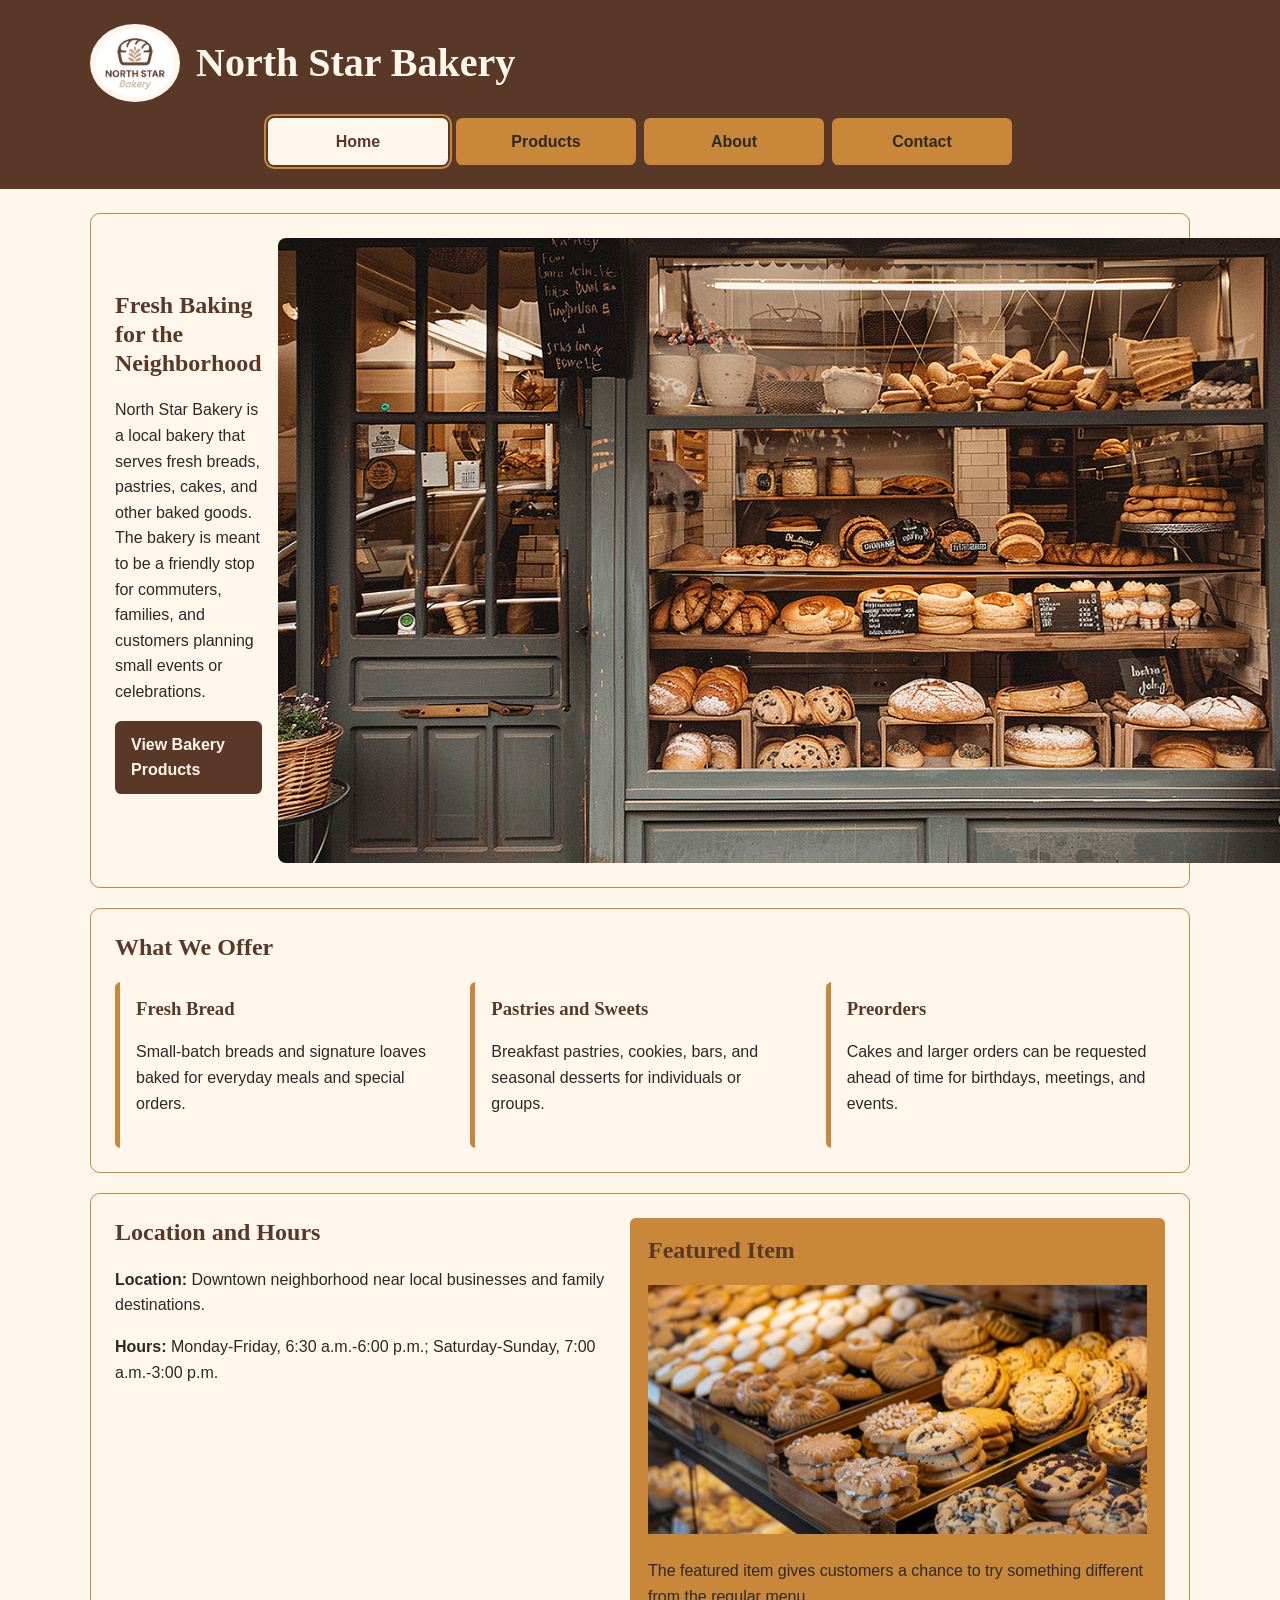
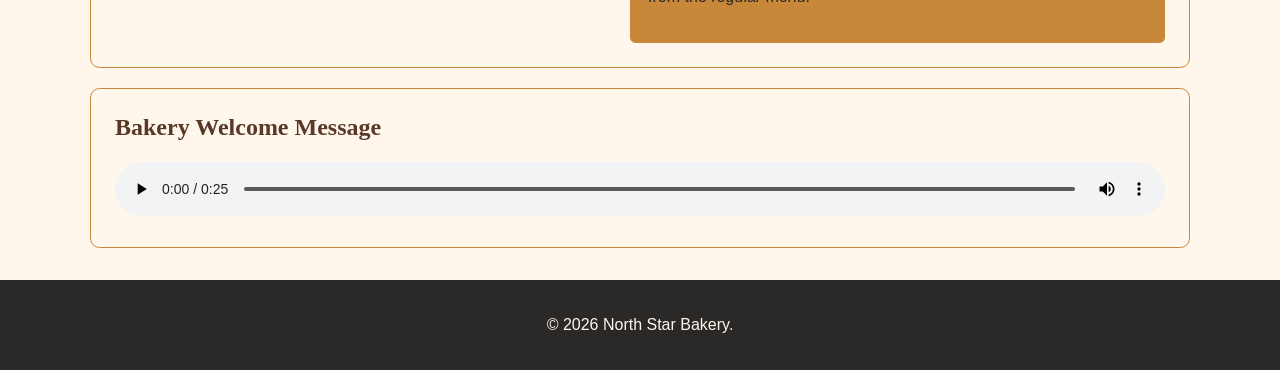
<file: index.html>
<!DOCTYPE html>
<html lang="en">
<head>
  <meta charset="UTF-8">
  <meta name="viewport" content="width=device-width, initial-scale=1.0">
  <title>North Star Bakery | Home</title>
  <link rel="stylesheet" href="styles.css">
  <script src="script.js" defer></script>
</head>
<body>
  <header>
    <div class="brand-row">
      <img src="bakery-logo_c.png" alt="North Star Bakery logo">
      <h1>North Star Bakery</h1>
    </div>
    <nav aria-label="Main navigation">
      <ul>
        <li><a href="index.html" aria-current="page">Home</a></li>
        <li><a href="products.html">Products</a></li>
        <li><a href="about.html">About</a></li>
        <li><a href="contact.html">Contact</a></li>
      </ul>
    </nav>
  </header>

  <main>
    <section class="hero">
      <div>
        <h2>Fresh Baking for the Neighborhood</h2>
        <p>North Star Bakery is a local bakery that serves fresh breads, pastries, cakes, and other baked goods. The bakery is meant to be a friendly stop for commuters, families, and customers planning small events or celebrations.</p>
        <p><a class="button-link" href="products.html">View Bakery Products</a></p>
      </div>
      <img src="bakery-storefront_c.png" alt="Front entrance of North Star Bakery">
    </section>

    <section>
      <h2>What We Offer</h2>
      <div class="card-row">
        <article class="card">
          <h3>Fresh Bread</h3>
          <p>Small-batch breads and signature loaves baked for everyday meals and special orders.</p>
        </article>
        <article class="card">
          <h3>Pastries and Sweets</h3>
          <p>Breakfast pastries, cookies, bars, and seasonal desserts for individuals or groups.</p>
        </article>
        <article class="card">
          <h3>Preorders</h3>
          <p>Cakes and larger orders can be requested ahead of time for birthdays, meetings, and events.</p>
        </article>
      </div>
    </section>

    <section class="info-grid">
      <div>
        <h2>Location and Hours</h2>
        <p><strong>Location:</strong> Downtown neighborhood near local businesses and family destinations.</p>
        <p><strong>Hours:</strong> Monday-Friday, 6:30 a.m.-6:00 p.m.; Saturday-Sunday, 7:00 a.m.-3:00 p.m.</p>
      </div>
      <div class="callout card">
        <h2>Featured Item</h2>
        <picture>
          <source media="(min-width: 700px)" srcset="bakery-feature-large_c.png">
          <img src="bakery-feature-small_c.png" alt="Featured baked item from North Star Bakery">
        </picture>
        <p>The featured item gives customers a chance to try something different from the regular menu.</p>
      </div>
    </section>

    <section>
      <h2>Bakery Welcome Message</h2>
      <audio controls>
        <source src="bakery-welcome_c.mp3" type="audio/mpeg">
        Your browser does not support audio. North Star Bakery welcomes customers to visit the bakery and contact us with preorder questions.
      </audio>
    </section>
  </main>

  <footer>
    <p>&copy; 2026 North Star Bakery.</p>
  </footer>
</body>
</html>
</file>
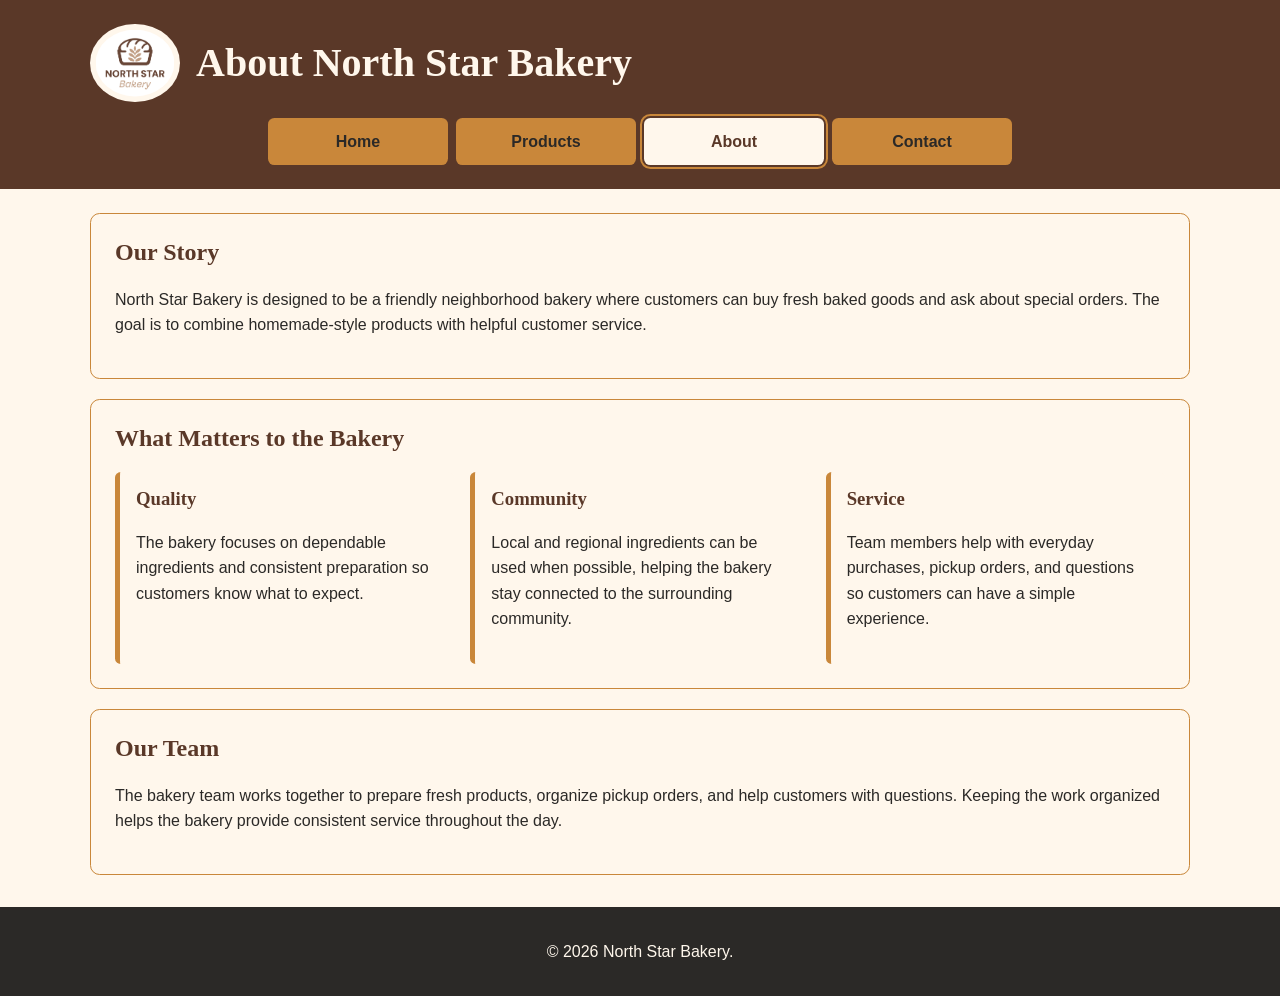
<file: about.html>
<!DOCTYPE html>
<html lang="en">
<head>
  <meta charset="UTF-8">
  <meta name="viewport" content="width=device-width, initial-scale=1.0">
  <title>North Star Bakery | About</title>
  <link rel="stylesheet" href="styles.css">
  <script src="script.js" defer></script>
</head>
<body>
  <header>
    <div class="brand-row">
      <img src="bakery-logo_c.png" alt="North Star Bakery logo">
      <h1>About North Star Bakery</h1>
    </div>
    <nav aria-label="Main navigation">
      <ul>
        <li><a href="index.html">Home</a></li>
        <li><a href="products.html">Products</a></li>
        <li><a href="about.html" aria-current="page">About</a></li>
        <li><a href="contact.html">Contact</a></li>
      </ul>
    </nav>
  </header>

  <main>
    <section>
      <h2>Our Story</h2>
      <p>North Star Bakery is designed to be a friendly neighborhood bakery where customers can buy fresh baked goods and ask about special orders. The goal is to combine homemade-style products with helpful customer service.</p>
    </section>

    <section>
      <h2>What Matters to the Bakery</h2>
      <div class="card-row">
        <article class="card">
          <h3>Quality</h3>
          <p>The bakery focuses on dependable ingredients and consistent preparation so customers know what to expect.</p>
        </article>
        <article class="card">
          <h3>Community</h3>
          <p>Local and regional ingredients can be used when possible, helping the bakery stay connected to the surrounding community.</p>
        </article>
        <article class="card">
          <h3>Service</h3>
          <p>Team members help with everyday purchases, pickup orders, and questions so customers can have a simple experience.</p>
        </article>
      </div>
    </section>

    <section>
      <h2>Our Team</h2>
      <p>The bakery team works together to prepare fresh products, organize pickup orders, and help customers with questions. Keeping the work organized helps the bakery provide consistent service throughout the day.</p>
    </section>
  </main>

  <footer>
    <p>&copy; 2026 North Star Bakery.</p>
  </footer>
</body>
</html>
</file>
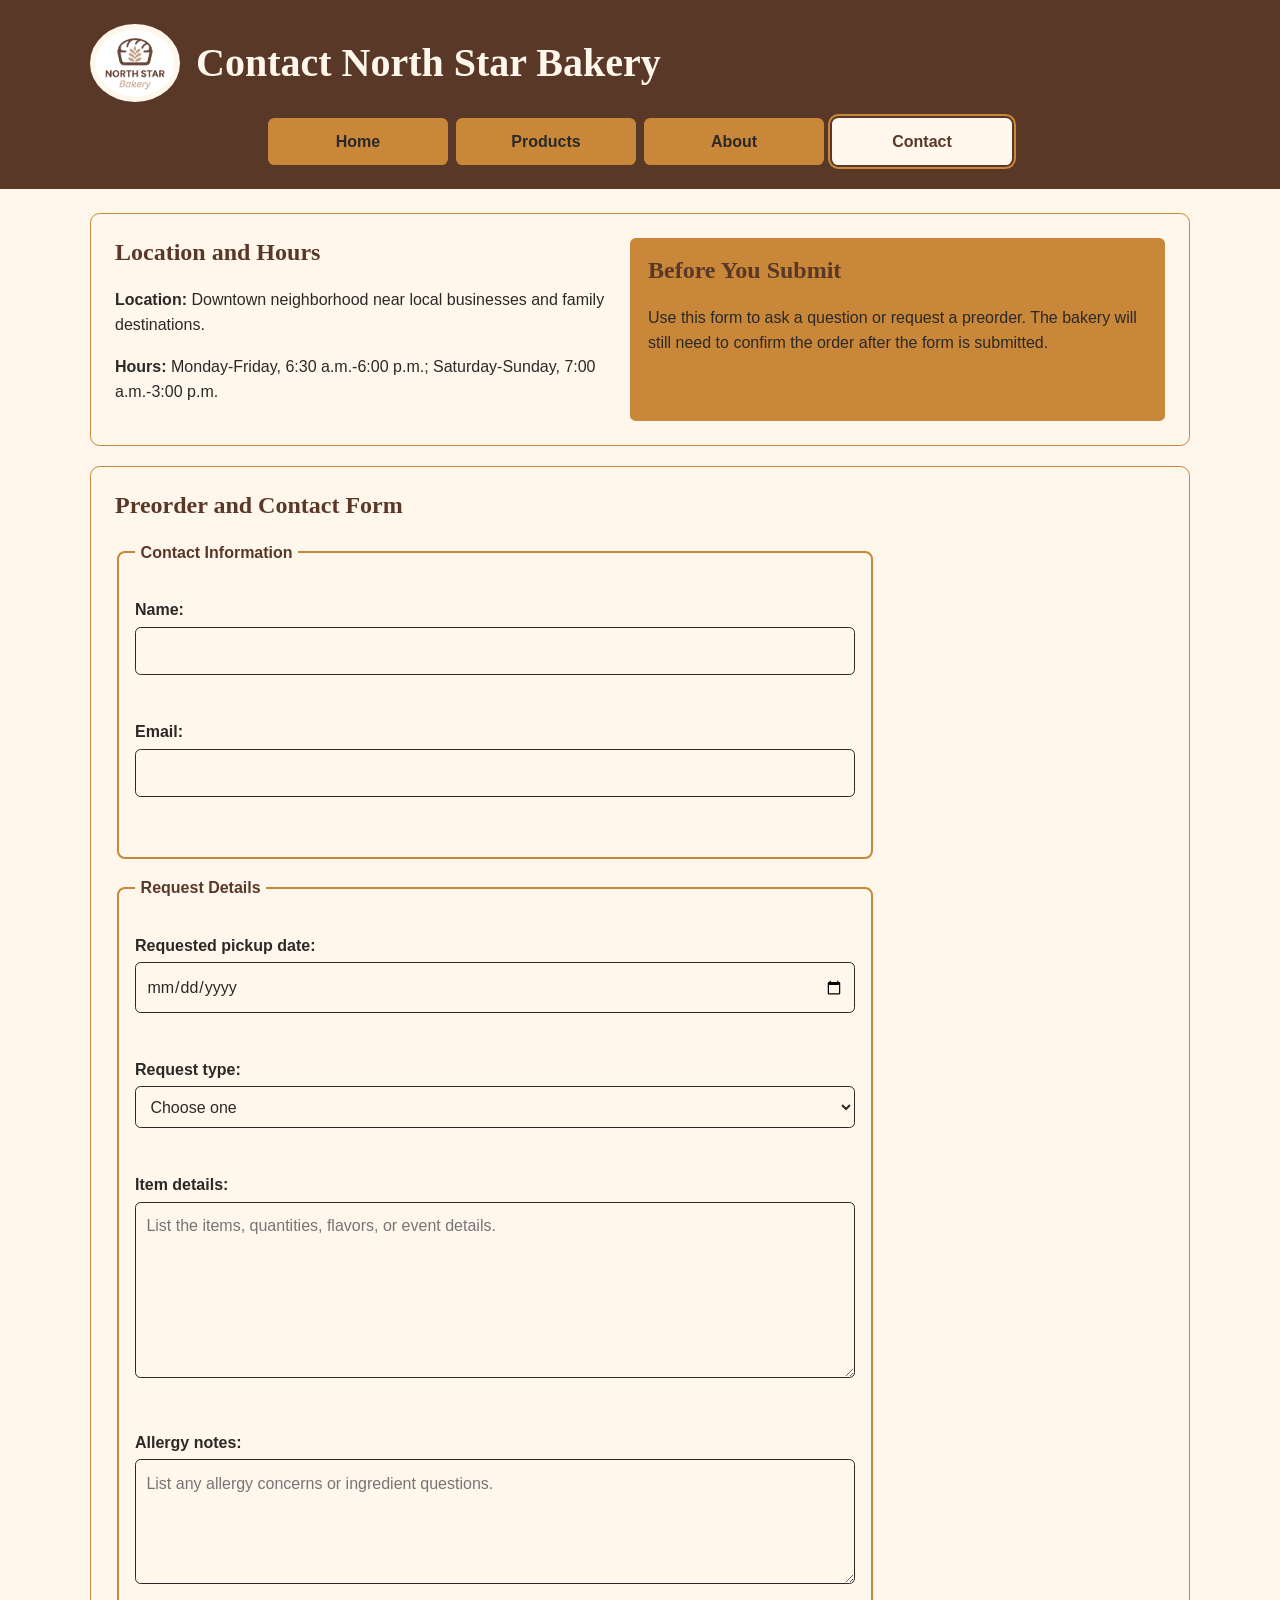
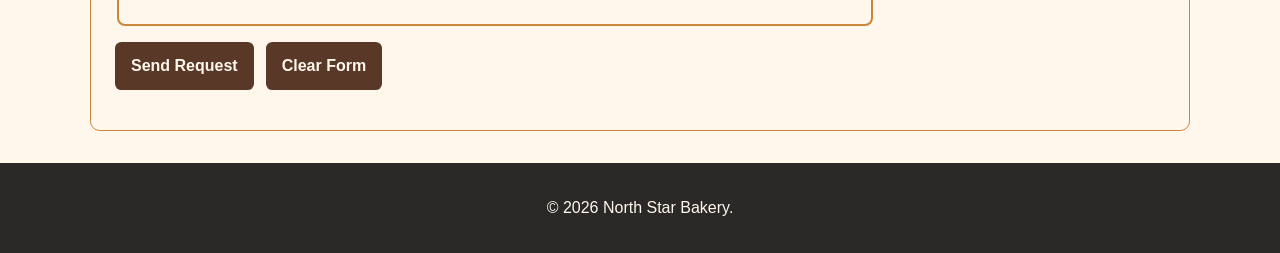
<file: contact.html>
<!DOCTYPE html>
<html lang="en">
<head>
  <meta charset="UTF-8">
  <meta name="viewport" content="width=device-width, initial-scale=1.0">
  <title>North Star Bakery | Contact</title>
  <link rel="stylesheet" href="styles.css">
  <script src="script.js" defer></script>
</head>
<body>
  <header>
    <div class="brand-row">
      <img src="bakery-logo_c.png" alt="North Star Bakery logo">
      <h1>Contact North Star Bakery</h1>
    </div>
    <nav aria-label="Main navigation">
      <ul>
        <li><a href="index.html">Home</a></li>
        <li><a href="products.html">Products</a></li>
        <li><a href="about.html">About</a></li>
        <li><a href="contact.html" aria-current="page">Contact</a></li>
      </ul>
    </nav>
  </header>

  <main>
    <section class="info-grid">
      <div>
        <h2>Location and Hours</h2>
        <p><strong>Location:</strong> Downtown neighborhood near local businesses and family destinations.</p>
        <p><strong>Hours:</strong> Monday-Friday, 6:30 a.m.-6:00 p.m.; Saturday-Sunday, 7:00 a.m.-3:00 p.m.</p>
      </div>
      <div class="card callout">
        <h2>Before You Submit</h2>
        <p>Use this form to ask a question or request a preorder. The bakery will still need to confirm the order after the form is submitted.</p>
      </div>
    </section>

    <section id="saved-favorites-section" class="saved-favorites-note" hidden>
      <h2>Your Saved Favorites</h2>
      <p id="saved-favorites-text"></p>
      <button id="add-favorites-to-request" type="button">Add Favorites to Item Details</button>
    </section>

    <section>
      <h2>Preorder and Contact Form</h2>
      <p id="profile-status" class="status-message" aria-live="polite"></p>
      <form id="contact-form" action="#" method="post" novalidate>
        <fieldset>
          <legend>Contact Information</legend>

          <p>
            <label for="name">Name:</label>
            <input type="text" id="name" name="name" required minlength="2" maxlength="60" aria-describedby="name-error">
            <span id="name-error" class="error-message" aria-live="polite"></span>
          </p>

          <p>
            <label for="email">Email:</label>
            <input type="email" id="email" name="email" required aria-describedby="email-error">
            <span id="email-error" class="error-message" aria-live="polite"></span>
          </p>
        </fieldset>

        <fieldset>
          <legend>Request Details</legend>

          <p>
            <label for="pickup-date">Requested pickup date:</label>
            <input type="date" id="pickup-date" name="pickup-date" required aria-describedby="pickup-date-error">
            <span id="pickup-date-error" class="error-message" aria-live="polite"></span>
          </p>

          <p>
            <label for="request-type">Request type:</label>
            <select id="request-type" name="request-type" required aria-describedby="request-type-error">
              <option value="">Choose one</option>
              <option value="preorder">Preorder request</option>
              <option value="general">General question</option>
              <option value="event">Event or celebration order</option>
            </select>
            <span id="request-type-error" class="error-message" aria-live="polite"></span>
          </p>

          <p>
            <label for="item-details">Item details:</label>
            <textarea id="item-details" name="item-details" rows="6" required minlength="10" aria-describedby="item-details-error" placeholder="List the items, quantities, flavors, or event details."></textarea>
            <span id="item-details-error" class="error-message" aria-live="polite"></span>
          </p>

          <p>
            <label for="allergy-notes">Allergy notes:</label>
            <textarea id="allergy-notes" name="allergy-notes" rows="4" maxlength="500" placeholder="List any allergy concerns or ingredient questions."></textarea>
          </p>
        </fieldset>

        <p class="form-actions">
          <button type="submit">Send Request</button>
          <button type="reset">Clear Form</button>
        </p>
        <p id="form-status" class="success-message" aria-live="polite"></p>
      </form>
    </section>
  </main>

  <footer>
    <p>&copy; 2026 North Star Bakery.</p>
  </footer>
</body>
</html>
</file>
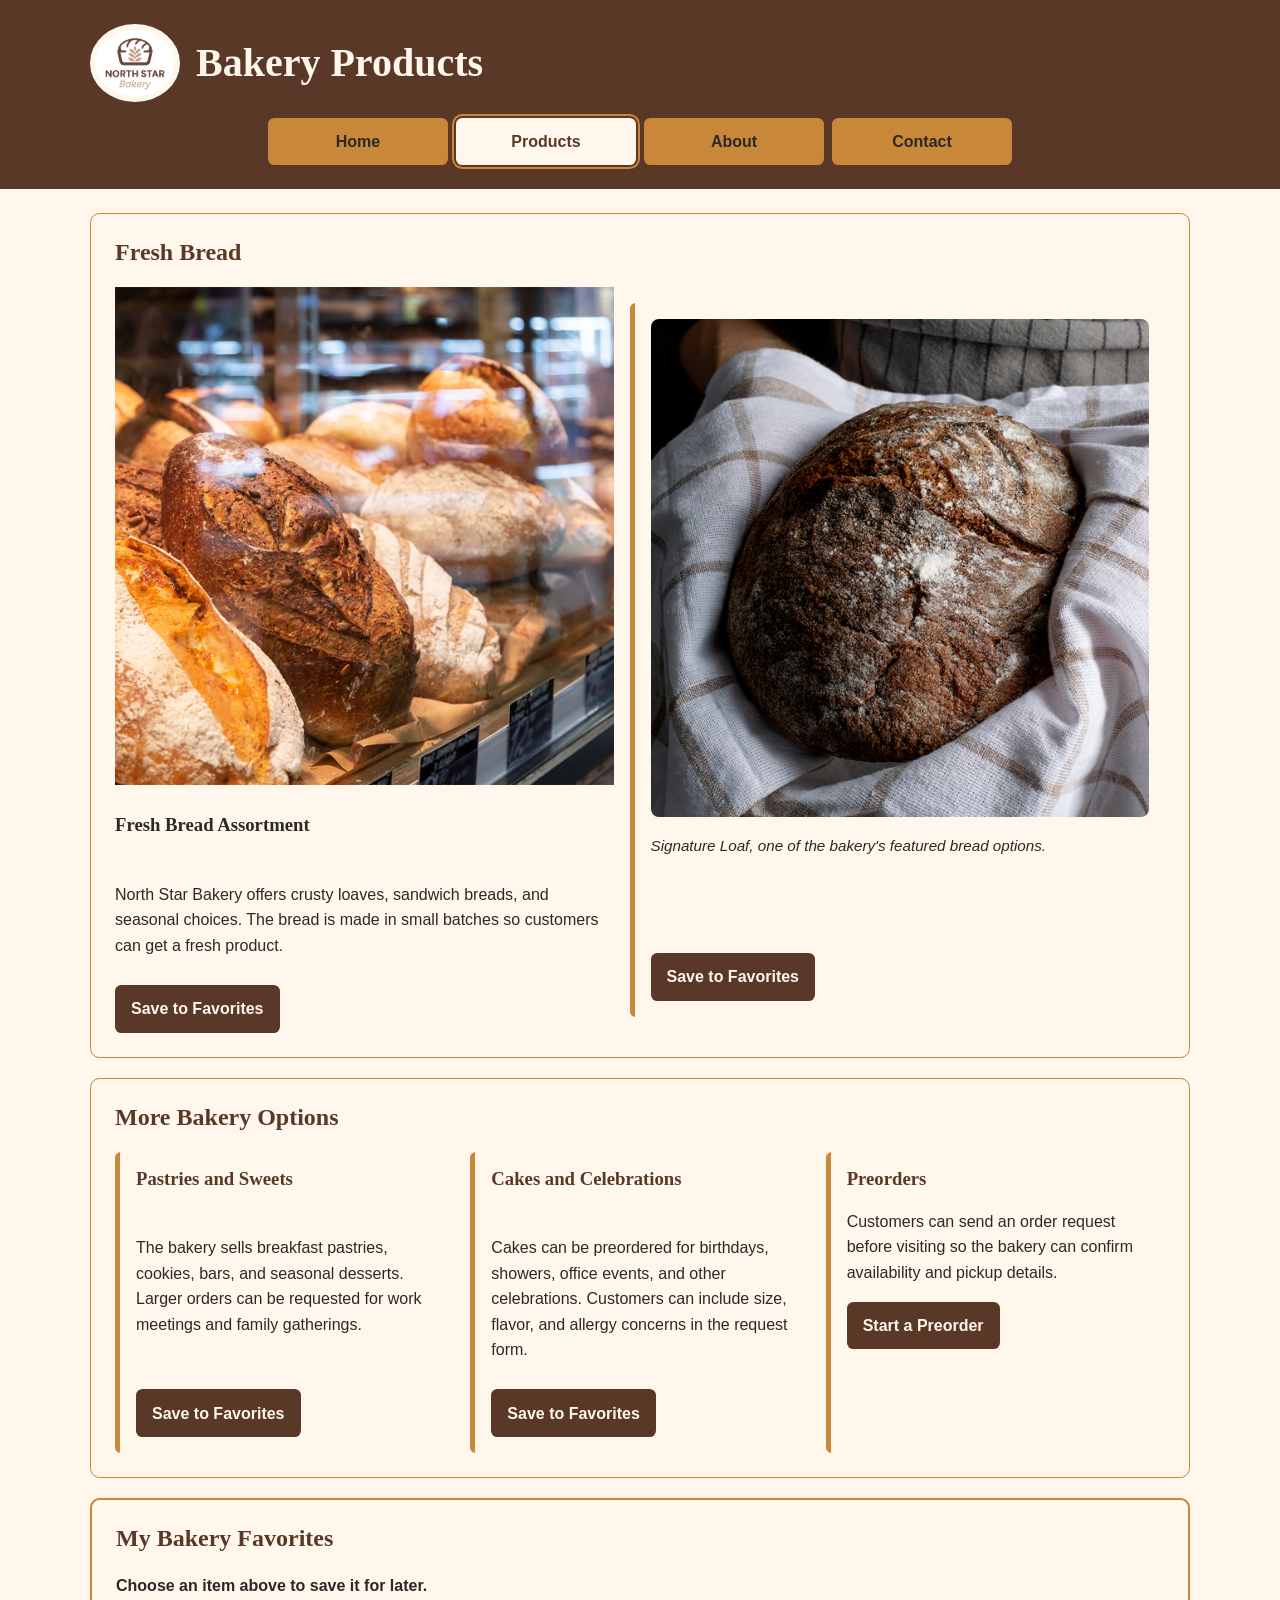
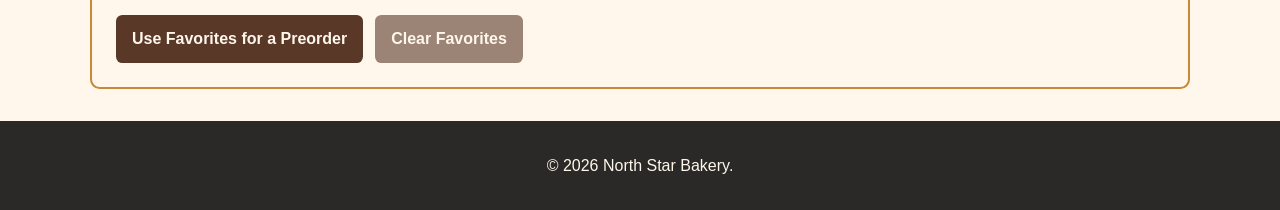
<file: products.html>
<!DOCTYPE html>
<html lang="en">
<head>
  <meta charset="UTF-8">
  <meta name="viewport" content="width=device-width, initial-scale=1.0">
  <title>North Star Bakery | Products</title>
  <link rel="stylesheet" href="styles.css">
  <script src="script.js" defer></script>
</head>
<body>
  <header>
    <div class="brand-row">
      <img src="bakery-logo_c.png" alt="North Star Bakery logo">
      <h1>Bakery Products</h1>
    </div>
    <nav aria-label="Main navigation">
      <ul>
        <li><a href="index.html">Home</a></li>
        <li><a href="products.html" aria-current="page">Products</a></li>
        <li><a href="about.html">About</a></li>
        <li><a href="contact.html">Contact</a></li>
      </ul>
    </nav>
  </header>

  <main>
    <section>
      <h2>Fresh Bread</h2>
      <div class="product-grid">
        <article class="product-choice">
          <img src="bakery-bread_c.png" alt="Fresh artisan breads from North Star Bakery">
          <h3>Fresh Bread Assortment</h3>
          <p>North Star Bakery offers crusty loaves, sandwich breads, and seasonal choices. The bread is made in small batches so customers can get a fresh product.</p>
          <button class="favorite-button" type="button" data-product-id="fresh-bread">Save to Favorites</button>
        </article>
        <figure class="card product-choice">
          <img src="bakery-signature-loaf_c.png" alt="North Star Bakery signature loaf with a golden crust">
          <figcaption>Signature Loaf, one of the bakery's featured bread options.</figcaption>
          <button class="favorite-button" type="button" data-product-id="signature-loaf">Save to Favorites</button>
        </figure>
      </div>
    </section>

    <section>
      <h2>More Bakery Options</h2>
      <div class="card-row">
        <article class="card product-choice">
          <h3>Pastries and Sweets</h3>
          <p>The bakery sells breakfast pastries, cookies, bars, and seasonal desserts. Larger orders can be requested for work meetings and family gatherings.</p>
          <button class="favorite-button" type="button" data-product-id="pastries">Save to Favorites</button>
        </article>
        <article class="card product-choice">
          <h3>Cakes and Celebrations</h3>
          <p>Cakes can be preordered for birthdays, showers, office events, and other celebrations. Customers can include size, flavor, and allergy concerns in the request form.</p>
          <button class="favorite-button" type="button" data-product-id="cakes">Save to Favorites</button>
        </article>
        <article class="card">
          <h3>Preorders</h3>
          <p>Customers can send an order request before visiting so the bakery can confirm availability and pickup details.</p>
          <p><a class="button-link" href="contact.html">Start a Preorder</a></p>
        </article>
      </div>
    </section>

    <section class="favorites-panel" aria-labelledby="favorites-heading">
      <h2 id="favorites-heading">My Bakery Favorites</h2>
      <p id="favorites-status" class="status-message" aria-live="polite">Choose an item above to save it for later.</p>
      <ul id="favorites-list" class="favorites-list"></ul>
      <div class="favorites-actions">
        <a class="button-link" href="contact.html">Use Favorites for a Preorder</a>
        <button id="clear-favorites" type="button">Clear Favorites</button>
      </div>
    </section>
  </main>

  <footer>
    <p>&copy; 2026 North Star Bakery.</p>
  </footer>
</body>
</html>
</file>
<file: styles.css>
/* North Star Bakery - Touchstone 3
   Mobile-first responsive stylesheet */

* {
  box-sizing: border-box;
}

body {
  margin: 0;
  background-color: #fff7ec;
  color: #2b2927;
  font-family: Arial, Helvetica, sans-serif;
  font-size: 1rem;
  line-height: 1.6;
}

img,
picture {
  max-width: 100%;
  height: auto;
}

a {
  color: #5a3828;
}

a:hover,
a:focus {
  color: #5a3828;
}

header {
  background-color: #5a3828;
  color: #fff7ec;
  padding: 1.25rem 1rem;
}

.brand-row {
  display: flex;
  align-items: center;
  gap: 1rem;
  max-width: 1100px;
  margin: 0 auto;
}

.brand-row img {
  width: 90px;
  background-color: #fff7ec;
  border-radius: 50%;
  padding: 0.35rem;
}

h1,
h2,
h3 {
  font-family: Georgia, "Times New Roman", serif;
  line-height: 1.2;
}

h1 {
  margin: 0;
  font-size: 2rem;
}

h2 {
  color: #5a3828;
  margin-top: 0;
}

nav {
  max-width: 1100px;
  margin: 1rem auto 0;
}

nav ul {
  list-style: none;
  margin: 0;
  padding: 0;
  display: flex;
  flex-direction: column;
  gap: 0.5rem;
}

nav a {
  display: block;
  padding: 0.65rem 0.85rem;
  background-color: #c9873a;
  color: #2b2927;
  text-decoration: none;
  font-weight: 700;
  border-radius: 0.4rem;
  text-align: center;
}

nav a:hover,
nav a:focus,
nav a[aria-current="page"] {
  background-color: #fff7ec;
  color: #5a3828;
  outline: 2px solid #c9873a;
  outline-offset: 2px;
}

main {
  width: min(92%, 1100px);
  margin: 1.5rem auto;
}

section {
  background-color: #fff7ec;
  border: 1px solid #c9873a;
  border-radius: 0.6rem;
  padding: 1.25rem;
  margin-bottom: 1.25rem;
}

.hero {
  display: flex;
  flex-direction: column;
  gap: 1rem;
}

.hero img {
  border-radius: 0.5rem;
}

.card-row,
.product-grid,
.info-grid {
  display: flex;
  flex-direction: column;
  gap: 1rem;
}

.card {
  background-color: #fff7ec;
  border-left: 5px solid #c9873a;
  padding: 1rem;
  border-radius: 0.35rem;
}

.card h3 {
  color: #5a3828;
  margin-top: 0;
}

.callout {
  background-color: #c9873a;
  border: 2px solid #c9873a;
}

figure {
  margin: 1rem 0;
}

figure img {
  border-radius: 0.5rem;
}

figcaption {
  margin-top: 0.4rem;
  font-size: 0.95rem;
  font-style: italic;
}

audio {
  width: 100%;
}

.button-link,
button {
  display: inline-block;
  border: 0;
  border-radius: 0.4rem;
  background-color: #5a3828;
  color: #fff7ec;
  padding: 0.7rem 1rem;
  font: inherit;
  font-weight: 700;
  text-decoration: none;
  cursor: pointer;
}

.button-link:hover,
.button-link:focus,
button:hover,
button:focus {
  background-color: #c9873a;
  color: #2b2927;
}

form {
  max-width: 760px;
}

fieldset {
  border: 2px solid #c9873a;
  border-radius: 0.5rem;
  margin-bottom: 1rem;
  padding: 1rem;
}

legend {
  color: #5a3828;
  font-weight: 700;
  padding: 0 0.35rem;
}

label {
  font-weight: 700;
}

input,
select,
textarea {
  width: 100%;
  padding: 0.65rem;
  margin-top: 0.25rem;
  border: 1px solid #2b2927;
  border-radius: 0.35rem;
  background-color: #fff7ec;
  color: #2b2927;
  font: inherit;
}

input:focus,
select:focus,
textarea:focus {
  outline: 3px solid #c9873a;
  outline-offset: 1px;
}

.form-actions {
  display: flex;
  flex-wrap: wrap;
  gap: 0.75rem;
}

footer {
  background-color: #2b2927;
  color: #fff7ec;
  text-align: center;
  padding: 1rem;
  margin-top: 2rem;
}

/* Larger-screen layout */
@media (min-width: 768px) {
  header {
    padding: 1.5rem 2rem;
  }

  h1 {
    font-size: 2.5rem;
  }

  nav ul {
    flex-direction: row;
    justify-content: center;
  }

  nav li {
    flex: 1 1 0;
    max-width: 180px;
  }

  .hero {
    flex-direction: row;
    align-items: center;
  }

  .hero > * {
    flex: 1 1 0;
  }

  .card-row,
  .product-grid,
  .info-grid {
    flex-direction: row;
    align-items: stretch;
  }

  .card-row > *,
  .product-grid > *,
  .info-grid > * {
    flex: 1 1 0;
  }

  section {
    padding: 1.5rem;
  }
}

/* Touchstone 4 interaction and validation styles */
.product-choice {
  display: flex;
  flex-direction: column;
  align-items: flex-start;
  gap: 0.65rem;
}

.product-choice .favorite-button {
  margin-top: auto;
}

.favorite-button[aria-pressed="true"] {
  background-color: #c9873a;
  color: #2b2927;
  outline: 2px solid #5a3828;
}

.favorites-panel {
  border-width: 2px;
}

.favorites-list {
  padding-left: 1.25rem;
}

.favorites-actions {
  display: flex;
  flex-wrap: wrap;
  gap: 0.75rem;
  align-items: center;
}

.status-message,
.success-message {
  font-weight: 700;
}

.saved-favorites-note {
  background-color: #fff7ec;
  border: 2px solid #c9873a;
}

.error-message {
  display: block;
  min-height: 1.5rem;
  margin-top: 0.25rem;
  color: #7a1f1f;
  font-weight: 700;
}

input.field-error,
select.field-error,
textarea.field-error {
  border: 3px solid #7a1f1f;
}

.success-message {
  color: #315b2d;
}

button:disabled {
  cursor: not-allowed;
  opacity: 0.6;
}
</file>
